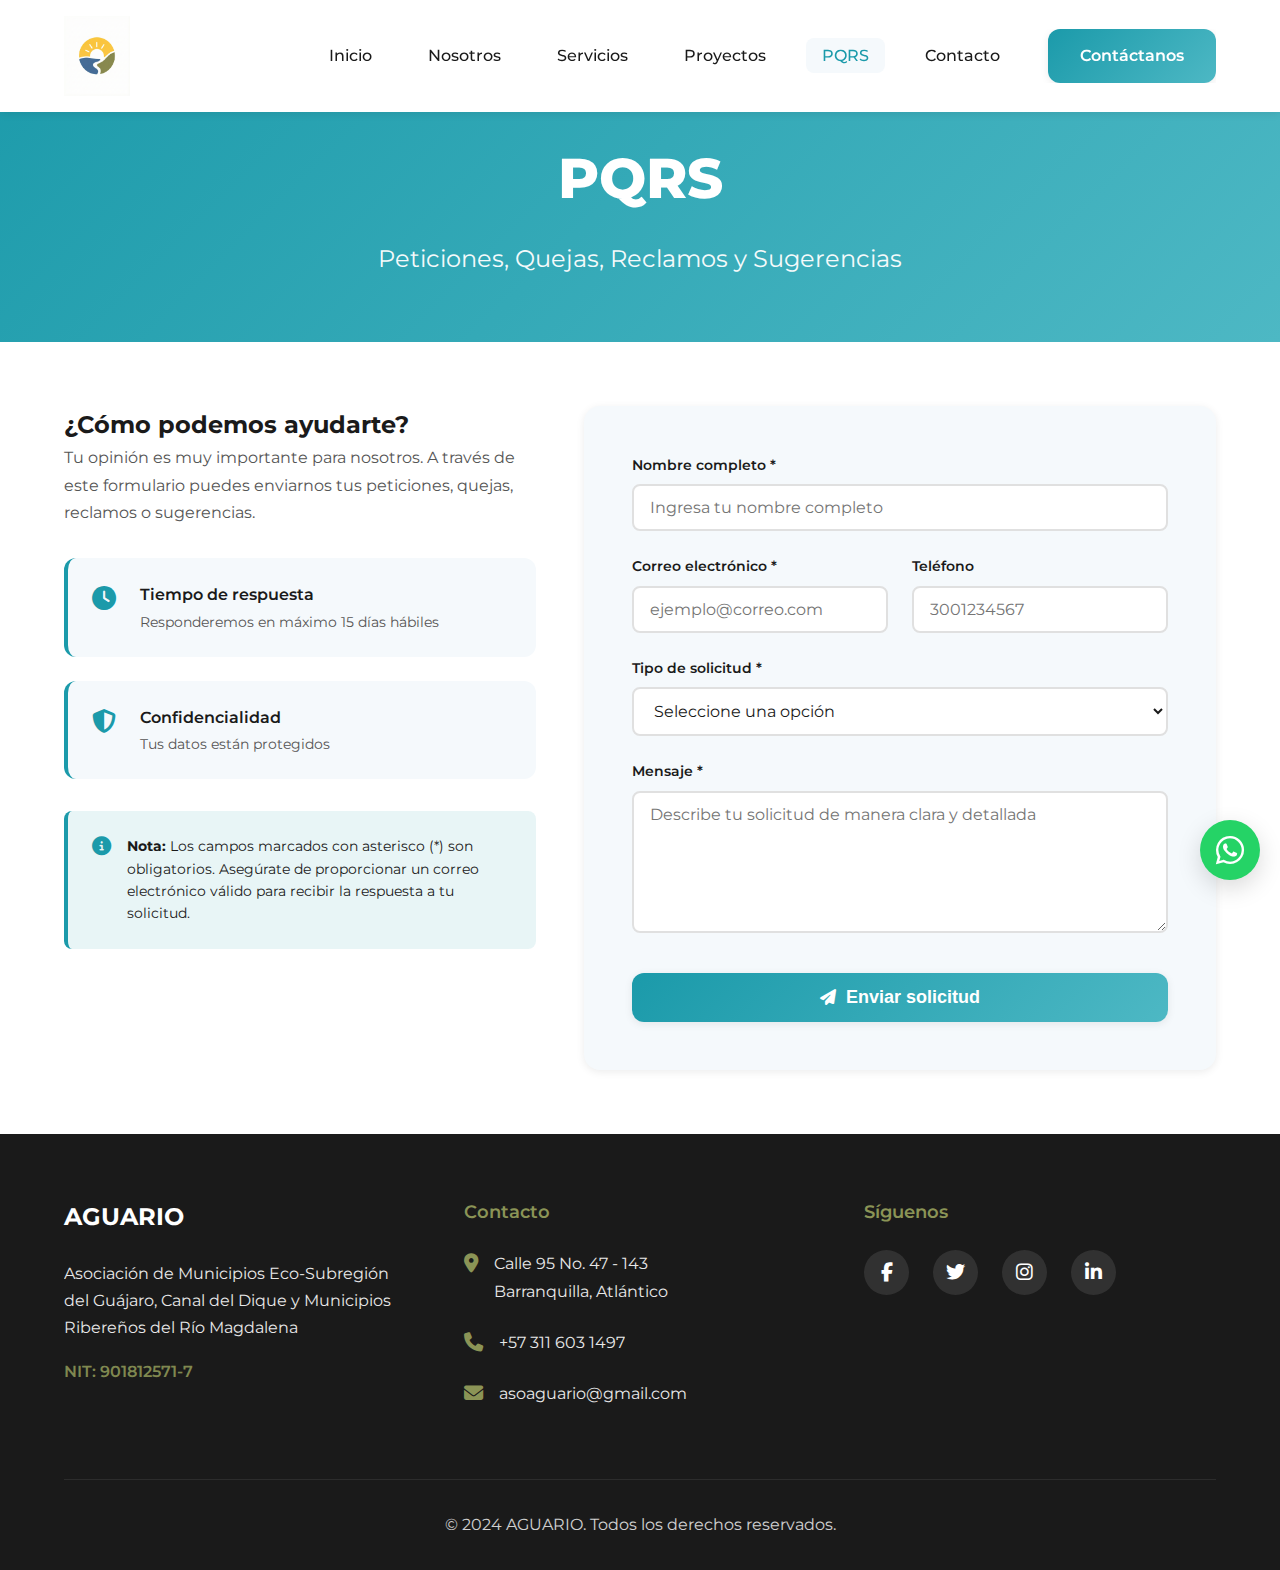
<file: pqrs.html>
<!DOCTYPE html>
<html lang="es">

<head>
    <meta charset="UTF-8">
    <meta name="viewport" content="width=device-width, initial-scale=1.0">
    <meta name="description" content="PQRS - AGUARIO. Envía tus Peticiones, Quejas, Reclamos y Sugerencias.">
    <title>PQRS - AGUARIO</title>

    <!-- Google Fonts -->
    <link rel="preconnect" href="https://fonts.googleapis.com">
    <link rel="preconnect" href="https://fonts.gstatic.com" crossorigin>
    <link href="https://fonts.googleapis.com/css2?family=Montserrat:wght@300;400;500;600;700;800&display=swap"
        rel="stylesheet">

    <!-- Font Awesome for Icons -->
    <link rel="stylesheet" href="https://cdnjs.cloudflare.com/ajax/libs/font-awesome/6.4.0/css/all.min.css">

    <link rel="stylesheet" href="css/styles.css">
</head>

<body>
    <!-- Header -->
    <header id="header">
        <div class="container">
            <div class="header-content">
                <div class="logo-section">
                    <a href="index.html">
                        <img src="assets/images/logo.png" alt="AGUARIO Logo" class="logo-img">
                    </a>
                </div>

                <!-- Mobile Menu Toggle -->
                <button class="menu-toggle" id="menuToggle" aria-label="Abrir menú">
                    <span></span>
                    <span></span>
                    <span></span>
                </button>

                <!-- Navigation -->
                <nav class="nav" id="mainNav">
                    <ul class="nav-list">
                        <li><a href="index.html#inicio" class="nav-link">Inicio</a></li>
                        <li><a href="index.html#nosotros" class="nav-link">Nosotros</a></li>
                        <li><a href="index.html#servicios" class="nav-link">Servicios</a></li>
                        <li><a href="index.html#proyectos" class="nav-link">Proyectos</a></li>
                        <li><a href="pqrs.html" class="nav-link active">PQRS</a></li>
                        <li><a href="index.html#contacto" class="nav-link">Contacto</a></li>
                    </ul>
                    <a href="index.html#contacto" class="btn btn-primary">Contáctanos</a>
                </nav>
            </div>
        </div>
    </header>

    <!-- PQRS Hero -->
    <section class="pqrs-hero">
        <div class="container">
            <div class="pqrs-hero-content">
                <h1>PQRS</h1>
                <p>Peticiones, Quejas, Reclamos y Sugerencias</p>
            </div>
        </div>
    </section>

    <!-- PQRS Section -->
    <section class="pqrs">
        <div class="container">
            <div class="pqrs-content">
                <div class="pqrs-info">
                    <h2>¿Cómo podemos ayudarte?</h2>
                    <p>Tu opinión es muy importante para nosotros. A través de este formulario puedes enviarnos tus
                        peticiones, quejas, reclamos o sugerencias.</p>

                    <div class="pqrs-features">
                        <div class="pqrs-feature">
                            <i class="fas fa-clock"></i>
                            <div>
                                <h4>Tiempo de respuesta</h4>
                                <p>Responderemos en máximo 15 días hábiles</p>
                            </div>
                        </div>
                        <div class="pqrs-feature">
                            <i class="fas fa-shield-alt"></i>
                            <div>
                                <h4>Confidencialidad</h4>
                                <p>Tus datos están protegidos</p>
                            </div>
                        </div>
                    </div>

                    <div class="pqrs-note">
                        <i class="fas fa-info-circle"></i>
                        <p><strong>Nota:</strong> Los campos marcados con asterisco (*) son obligatorios. Asegúrate de
                            proporcionar un correo electrónico válido para recibir la respuesta a tu solicitud.</p>
                    </div>
                </div>

                <div class="pqrs-form-container">
                    <form class="pqrs-form" id="pqrsForm" action="https://formspree.io/f/xovgpnnv" method="POST">
                        <div class="form-group">
                            <label for="nombre">Nombre completo *</label>
                            <input type="text" id="nombre" name="nombre" required
                                placeholder="Ingresa tu nombre completo">
                        </div>

                        <div class="form-row">
                            <div class="form-group">
                                <label for="email">Correo electrónico *</label>
                                <input type="email" id="email" name="_replyto" required
                                    placeholder="ejemplo@correo.com">
                            </div>

                            <div class="form-group">
                                <label for="telefono">Teléfono</label>
                                <input type="tel" id="telefono" name="telefono" placeholder="3001234567">
                            </div>
                        </div>

                        <div class="form-group">
                            <label for="tipo">Tipo de solicitud *</label>
                            <select id="tipo" name="tipo" required>
                                <option value="">Seleccione una opción</option>
                                <option value="Petición">Petición</option>
                                <option value="Queja">Queja</option>
                                <option value="Reclamo">Reclamo</option>
                                <option value="Sugerencia">Sugerencia</option>
                            </select>
                        </div>

                        <div class="form-group">
                            <label for="mensaje">Mensaje *</label>
                            <textarea id="mensaje" name="mensaje" rows="6" required
                                placeholder="Describe tu solicitud de manera clara y detallada"></textarea>
                        </div>

                        <!-- Formspree hidden fields -->
                        <input type="hidden" name="_subject" value="Nueva solicitud PQRS - AGUARIO">
                        <input type="hidden" name="_next" value="https://oscarjsv.github.io/aguario/Aguario/index.html">
                        <input type="text" name="_gotcha" style="display:none">

                        <button type="submit" class="btn btn-primary btn-submit">
                            <i class="fas fa-paper-plane"></i>
                            Enviar solicitud
                        </button>
                    </form>
                </div>
            </div>
        </div>
    </section>

    <!-- Footer -->
    <footer id="contacto" class="footer">
        <div class="container">
            <div class="footer-grid">
                <div class="footer-section">
                    <h3>AGUARIO</h3>
                    <p>Asociación de Municipios Eco-Subregión del Guájaro, Canal del Dique y Municipios Ribereños del
                        Río Magdalena</p>
                    <p class="footer-legal">NIT: 901812571-7</p>
                </div>

                <div class="footer-section">
                    <h4>Contacto</h4>
                    <div class="contact-item">
                        <i class="fas fa-map-marker-alt"></i>
                        <p>Calle 95 No. 47 - 143<br>Barranquilla, Atlántico</p>
                    </div>
                    <div class="contact-item">
                        <i class="fas fa-phone"></i>
                        <p>+57 311 603 1497</p>
                    </div>
                    <div class="contact-item">
                        <i class="fas fa-envelope"></i>
                        <p>asoaguario@gmail.com</p>
                    </div>
                </div>

                <div class="footer-section">
                    <h4>Síguenos</h4>
                    <div class="social-links">
                        <a href="#" class="social-link" aria-label="Facebook"><i class="fab fa-facebook-f"></i></a>
                        <a href="#" class="social-link" aria-label="Twitter"><i class="fab fa-twitter"></i></a>
                        <a href="#" class="social-link" aria-label="Instagram"><i class="fab fa-instagram"></i></a>
                        <a href="#" class="social-link" aria-label="LinkedIn"><i class="fab fa-linkedin-in"></i></a>
                    </div>
                </div>
            </div>

            <div class="footer-bottom">
                <p>&copy; 2024 AGUARIO. Todos los derechos reservados.</p>
            </div>
        </div>
    </footer>

    <!-- Sticky WhatsApp Button -->
    <a href="https://wa.me/573116031497" class="whatsapp-button" target="_blank" rel="noopener noreferrer"
        aria-label="Contactar por WhatsApp">
        <i class="fab fa-whatsapp"></i>
    </a>

    <script src="js/script.js"></script>
</body>

</html>
</file>
<file: css/styles.css>
/* Searching for slider styles */
/* ===================================
   CSS Variables - Design System
   =================================== */
:root {
  /* Colors - Official AGUARIO Brand */
  --color-primary: #1b9aaa; /* Azul Turquesa (slogan color) */
  --color-primary-dark: #2e5c7f; /* Azul Oscuro (water in logo) */
  --color-primary-light: #4db8c4; /* Azul Turquesa Light */
  --color-secondary: #006838; /* Verde Oscuro (AGUARIO text) */
  --color-secondary-dark: #004d28; /* Verde Oscuro Dark */
  --color-secondary-light: #8b9456; /* Verde Oliva (earth in logo) */
  --color-accent: #f5b942; /* Amarillo/Dorado (sun in logo) */
  --color-white: #ffffff;
  --color-light-bg: #f5f9fc;
  --color-text-dark: #1a1a1a;
  --color-text-gray: #555555;
  --color-text-light: #777777;
  --color-border: #e0e0e0;

  /* Gradients */
  --gradient-primary: linear-gradient(
    135deg,
    var(--color-primary) 0%,
    var(--color-primary-light) 100%
  );
  --gradient-secondary: linear-gradient(
    135deg,
    var(--color-secondary) 0%,
    var(--color-secondary-light) 100%
  );
  --gradient-hero: linear-gradient(
    135deg,
    rgba(46, 92, 127, 0.85) 0%,
    rgba(0, 104, 56, 0.85) 100%
  );
  --gradient-accent: linear-gradient(
    135deg,
    var(--color-accent) 0%,
    #ffd166 100%
  );

  /* Spacing */
  --spacing-xs: 0.5rem;
  --spacing-sm: 1rem;
  --spacing-md: 1.5rem;
  --spacing-lg: 2rem;
  --spacing-xl: 3rem;
  --spacing-xxl: 4rem;

  /* Typography */
  --font-primary: "Montserrat", sans-serif;
  --font-size-base: 16px;
  --font-size-sm: 0.875rem;
  --font-size-md: 1rem;
  --font-size-lg: 1.125rem;
  --font-size-xl: 1.5rem;
  --font-size-xxl: 2rem;
  --font-size-hero: 2.5rem;

  /* Shadows */
  --shadow-sm: 0 2px 8px rgba(0, 0, 0, 0.08);
  --shadow-md: 0 4px 16px rgba(0, 0, 0, 0.12);
  --shadow-lg: 0 8px 24px rgba(0, 0, 0, 0.15);

  /* Border Radius */
  --radius-sm: 8px;
  --radius-md: 12px;
  --radius-lg: 16px;
  --radius-full: 50%;

  /* Transitions */
  --transition-fast: 0.15s ease;
  --transition-base: 0.25s ease;
  --transition-slow: 0.3s ease;
}

/* ===================================
   Reset & Base Styles
   =================================== */
* {
  margin: 0;
  padding: 0;
  box-sizing: border-box;
}

html {
  font-size: var(--font-size-base);
  scroll-behavior: smooth;
}

body {
  font-family: var(--font-primary);
  color: var(--color-text-dark);
  line-height: 1.6;
  background-color: var(--color-white);
  overflow-x: hidden;
}

img {
  max-width: 100%;
  height: auto;
  display: block;
}

a {
  text-decoration: none;
  color: inherit;
  transition: all var(--transition-base);
}

ul {
  list-style: none;
}

/* ===================================
   Utility Classes
   =================================== */
.container {
  width: 100%;
  max-width: 1200px;
  margin: 0 auto;
  padding: 0 var(--spacing-md);
}

.section-header {
  text-align: center;
  margin-bottom: var(--spacing-xl);
}

.section-title {
  font-size: var(--font-size-xxl);
  font-weight: 700;
  color: var(--color-primary-dark);
  margin-bottom: var(--spacing-sm);
}

.section-subtitle {
  font-size: var(--font-size-lg);
  color: var(--color-text-gray);
  max-width: 600px;
  margin: 0 auto;
}

.title-underline {
  width: 80px;
  height: 4px;
  background: var(--gradient-primary);
  margin: var(--spacing-sm) auto;
  border-radius: 2px;
}

/* ===================================
   Buttons
   =================================== */
.btn {
  display: inline-block;
  padding: 14px 32px;
  font-size: var(--font-size-md);
  font-weight: 600;
  text-align: center;
  border-radius: var(--radius-md);
  cursor: pointer;
  transition: all var(--transition-base);
  border: none;
  min-height: 48px; /* Touch-friendly */
}

.btn-primary {
  background: var(--gradient-primary);
  color: var(--color-white);
  box-shadow: var(--shadow-sm);
}

.btn-primary:hover {
  transform: translateY(-2px);
  box-shadow: var(--shadow-md);
}

.btn-hero {
  background: var(--color-white);
  color: var(--color-primary);
  font-size: var(--font-size-lg);
  padding: 16px 40px;
  box-shadow: var(--shadow-md);
}

.btn-hero:hover {
  background: var(--color-light-bg);
  transform: translateY(-3px);
  box-shadow: var(--shadow-lg);
}

/* ===================================
   Header
   =================================== */
#header {
  position: fixed;
  top: 0;
  left: 0;
  width: 100%;
  background: var(--color-white);
  box-shadow: var(--shadow-sm);
  z-index: 1000;
  transition: all var(--transition-base);
}

.header-content {
  display: flex;
  justify-content: space-between;
  align-items: center;
  padding: var(--spacing-sm) 0;
}

.logo-section {
  flex: 1; /* Allow taking available space */
  display: flex;
  align-items: center;
  gap: 12px;
  min-width: 0; /* Crucial for flex child truncation */
  margin-right: var(--spacing-sm);
}

.logo-img {
  height: 55px;
  width: auto;
  flex-shrink: 0; /* Prevent logo squishing */
  display: block;
}

.logo-text {
  display: none;
}

.brand-info {
  display: flex;
  flex-direction: column;
  justify-content: center;
  min-width: 0; /* Allow text to wrap/truncate properly within flex */
}

.brand-title {
  font-family: var(--font-primary);
  font-weight: 800;
  font-size: 1.1rem;
  color: var(
    --color-primary-dark
  ); /* Use darker green/blue for better contrast */
  line-height: 1.1;
  margin-bottom: 2px;
  text-transform: uppercase;
  white-space: nowrap; /* Keep title on one line if possible */
  overflow: hidden;
  text-overflow: ellipsis;
}

.brand-subtitle {
  font-family: var(--font-primary);
  font-size: 0.55rem;
  color: var(--color-text-light);
  line-height: 1.25; /* More breathing room */
  font-weight: 500; /* Lighter weight */
  text-transform: none; /* Normal case saves space */
  display: -webkit-box;
  -webkit-line-clamp: 3; /* Allow 3 lines */
  -webkit-box-orient: vertical;
  overflow: hidden;
}

/* Legacy text logo styles - keeping for fallback */
.logo {
  font-size: var(--font-size-xl);
  font-weight: 800;
  color: var(--color-secondary);
  margin-bottom: 0;
}

.slogan {
  font-size: var(--font-size-sm);
  color: var(--color-primary);
  font-weight: 500;
  margin-top: 2px;
}

/* Mobile Menu Toggle */
.menu-toggle {
  display: flex;
  flex-direction: column;
  gap: 5px;
  background: none;
  border: none;
  cursor: pointer;
  padding: 8px;
  z-index: 1001;
}

.menu-toggle span {
  width: 28px;
  height: 3px;
  background: var(--color-primary);
  border-radius: 2px;
  transition: all var(--transition-base);
}

.menu-toggle.active span:nth-child(1) {
  transform: rotate(45deg) translate(8px, 8px);
}

.menu-toggle.active span:nth-child(2) {
  opacity: 0;
}

.menu-toggle.active span:nth-child(3) {
  transform: rotate(-45deg) translate(7px, -7px);
}

/* Navigation - Mobile First */
.nav {
  position: fixed;
  top: 0;
  right: -100%;
  width: 280px;
  height: 100vh;
  background: var(--color-white);
  box-shadow: var(--shadow-lg);
  padding: 80px var(--spacing-lg) var(--spacing-lg);
  transition: right var(--transition-base);
  overflow-y: auto;
}

.nav.active {
  right: 0;
}

.nav-list {
  display: flex;
  flex-direction: column;
  gap: var(--spacing-md);
  margin-bottom: var(--spacing-lg);
}

.nav-link {
  font-size: var(--font-size-lg);
  font-weight: 500;
  color: var(--color-text-dark);
  padding: var(--spacing-sm);
  border-radius: var(--radius-sm);
  transition: all var(--transition-fast);
}

.nav-link:hover {
  color: var(--color-primary);
  background: var(--color-light-bg);
}

/* ===================================
   Hero Section
   =================================== */
.hero {
  position: relative;
  min-height: 100vh;
  display: flex;
  align-items: center;
  justify-content: center;
  background: linear-gradient(135deg, #2e5c7f 0%, #006838 50%, #1b9aaa 100%);
  background-attachment: fixed;
  padding: var(--spacing-xxl) var(--spacing-md);
  margin-top: 70px;
  overflow: hidden;
}

/* Video Background */
.hero-video {
  position: absolute;
  top: 0;
  left: 0;
  width: 100%;
  height: 100%;
  object-fit: cover;
  z-index: 0;
}

.hero::after {
  content: "";
  position: absolute;
  top: 0;
  left: 0;
  width: 100%;
  height: 100%;
  background-image: radial-gradient(
      circle at 20% 50%,
      rgba(245, 185, 66, 0.15) 0%,
      transparent 50%
    ),
    radial-gradient(
      circle at 80% 80%,
      rgba(255, 255, 255, 0.1) 0%,
      transparent 50%
    );
  opacity: 0.5;
  z-index: 2;
}

.hero-overlay {
  position: absolute;
  top: 0;
  left: 0;
  width: 100%;
  height: 100%;
  background: var(--gradient-hero);
  z-index: 1;
  opacity: 0.5; /* Reduced from 0.7 for a softer look */
}

.hero-content {
  position: relative;
  z-index: 3;
  text-align: center;
  color: var(--color-white);
  max-width: 900px;
  margin: 0 auto;
}

.hero-title {
  font-size: var(--font-size-hero);
  font-weight: 800;
  line-height: 1.2;
  margin-bottom: var(--spacing-md);
  text-shadow: 0 2px 8px rgba(0, 0, 0, 0.2);
}

.brand-highlight {
  color: var(--color-accent);
  display: block;
  margin-bottom: var(--spacing-sm); /* Increased separation */
  font-size: 1.2em;
  text-transform: uppercase;
  letter-spacing: 2px;
  line-height: 1.2; /* Relax line height */
}

.hero-subtitle {
  font-size: var(--font-size-lg);
  font-weight: 400;
  margin-bottom: var(--spacing-xl);
  opacity: 0.95;
  line-height: 1.6;
}

/* ===================================
   About Section
   =================================== */
.about {
  padding: var(--spacing-xxl) 0;
  background: var(--color-light-bg);
}

.about-grid {
  display: flex;
  gap: var(--spacing-lg);
  margin-bottom: var(--spacing-xl);
  overflow-x: auto;
  overflow-y: hidden;
  scroll-snap-type: x mandatory;
  scroll-behavior: smooth;
  -webkit-overflow-scrolling: touch;
  padding-bottom: var(--spacing-sm);
}

/* Hide scrollbar but keep functionality */
.about-grid::-webkit-scrollbar {
  height: 8px;
}

.about-grid::-webkit-scrollbar-track {
  background: rgba(0, 0, 0, 0.1);
  border-radius: 4px;
}

.about-grid::-webkit-scrollbar-thumb {
  background: var(--color-primary);
  border-radius: 4px;
}

.about-grid::-webkit-scrollbar-thumb:hover {
  background: var(--color-primary-dark);
}

.about-card {
  background: linear-gradient(135deg, #2e5c7f 0%, #006838 50%, #1b9aaa 100%);
  padding: var(--spacing-xl);
  border-radius: var(--radius-lg);
  box-shadow: var(--shadow-sm);
  text-align: center;
  transition: all var(--transition-base);
  position: relative;
  overflow: hidden;
  width: 85%;
  max-width: 400px;
  flex-shrink: 0;
  scroll-snap-align: center;
}

.about-card::before {
  content: "";
  position: absolute;
  top: 0;
  left: 0;
  width: 100%;
  height: 100%;
  background-image: radial-gradient(
      circle at 20% 50%,
      rgba(245, 185, 66, 0.15) 0%,
      transparent 50%
    ),
    radial-gradient(
      circle at 80% 80%,
      rgba(255, 255, 255, 0.1) 0%,
      transparent 50%
    );
  opacity: 0.5;
  z-index: 0;
}

.about-card > * {
  position: relative;
  z-index: 1;
}

.about-card:hover {
  transform: translateY(-5px) scale(1.02);
  box-shadow: var(--shadow-lg);
}

/* Slider Dots Styles */
.slider-dots {
  display: flex;
  justify-content: center;
  gap: 8px;
  margin-top: var(--spacing-md);
}

.dot {
  width: 10px;
  height: 10px;
  border-radius: 50%;
  background-color: rgba(0, 0, 0, 0.2);
  cursor: pointer;
  transition: background-color 0.2s ease;
}

.dot.active {
  background-color: var(--color-primary);
  transform: scale(1.2);
}

.card-icon {
  width: 80px;
  height: 80px;
  margin: 0 auto var(--spacing-md);
  background: rgba(255, 255, 255, 0.25);
  backdrop-filter: blur(10px);
  border-radius: var(--radius-full);
  display: flex;
  align-items: center;
  justify-content: center;
  color: var(--color-white);
  font-size: 2rem;
  border: 2px solid rgba(255, 255, 255, 0.3);
}

.about-card h3 {
  font-size: var(--font-size-xl);
  color: var(--color-white);
  margin-bottom: var(--spacing-sm);
  font-weight: 700;
  text-shadow: 0 2px 4px rgba(0, 0, 0, 0.2);
}

.about-card p {
  color: var(--color-white);
  line-height: 1.7;
  opacity: 0.95;
}

/* Values Section */
.values-section {
  margin-top: var(--spacing-xl);
  padding: var(--spacing-xl);
  background: var(--color-white);
  border-radius: var(--radius-lg);
  box-shadow: var(--shadow-sm);
}

.values-title {
  text-align: center;
  font-size: var(--font-size-xl);
  color: var(--color-primary-dark);
  margin-bottom: var(--spacing-lg);
  font-weight: 700;
}

.values-grid {
  display: flex;
  flex-direction: column;
  gap: var(--spacing-md);
  width: 100%;
}

.value-item {
  display: flex;
  flex-direction: row;
  background: var(--color-primary); /* Solid Turquesa background */
  border-radius: 0;
  overflow: hidden;
  box-shadow: var(--shadow-md);
  width: 100%;
  border: none;
  min-height: 120px; /* Increased height for images to look good */
  transition: transform var(--transition-base);
  align-items: stretch; /* Stretch image to full height */
}

.value-item:hover {
  transform: translateY(-2px);
}

.value-image {
  width: 40%; /* Space for the image */
  position: relative;
  overflow: hidden;
}

.value-image img {
  width: 100%;
  height: 100%;
  object-fit: cover;
  display: block;
  transition: transform var(--transition-slow);
}

.value-item:hover .value-image img {
  transform: scale(1.1); /* Subtle zoom effect on hover */
}

/* Remove icon box styles */
.value-icon-box {
  display: none;
}

.value-content {
  width: 60%; /* Rest of space for text */
  padding: var(--spacing-md);
  display: flex;
  align-items: center;
  justify-content: flex-start;
  background: var(--color-primary);
}

.value-content h3 {
  color: var(--color-white);
  font-size: 1rem; /* Smaller font as requested */
  font-weight: 600;
  margin: 0;
  text-align: left;
  line-height: 1.2;
}

.value-item i {
  font-size: 2rem;
  color: var(--color-secondary);
  transition: color var(--transition-base);
}

.value-item:hover i {
  color: var(--color-white);
}

.value-item span {
  font-weight: 600;
  text-align: center;
  font-size: var(--font-size-sm);
}

/* ===================================
   Services Section
   =================================== */
.services {
  padding: var(--spacing-xxl) 0;
  background: var(--color-white);
}

.services-grid {
  display: flex;
  gap: var(--spacing-lg);
  overflow-x: auto;
  overflow-y: hidden;
  scroll-snap-type: x mandatory;
  scroll-behavior: smooth;
  -webkit-overflow-scrolling: touch;
  padding-bottom: var(--spacing-sm);
}

/* Hide scrollbar but keep functionality */
.services-grid::-webkit-scrollbar {
  height: 8px;
}

.services-grid::-webkit-scrollbar-track {
  background: rgba(0, 0, 0, 0.1);
  border-radius: 4px;
}

.services-grid::-webkit-scrollbar-thumb {
  background: var(--color-primary);
  border-radius: 4px;
}

.services-grid::-webkit-scrollbar-thumb:hover {
  background: var(--color-primary-dark);
}

.service-card {
  background: linear-gradient(135deg, #2e5c7f 0%, #006838 50%, #1b9aaa 100%);
  padding: var(--spacing-xl);
  border-radius: var(--radius-lg);
  text-align: center;
  transition: all var(--transition-base);
  position: relative;
  overflow: hidden;
  width: 85%;
  max-width: 350px;
  flex-shrink: 0;
  scroll-snap-align: center;
}

.service-card::before {
  content: "";
  position: absolute;
  top: 0;
  left: 0;
  width: 100%;
  height: 100%;
  background-image: radial-gradient(
      circle at 20% 50%,
      rgba(245, 185, 66, 0.15) 0%,
      transparent 50%
    ),
    radial-gradient(
      circle at 80% 80%,
      rgba(255, 255, 255, 0.1) 0%,
      transparent 50%
    );
  opacity: 0.5;
  z-index: 0;
}

.service-card > * {
  position: relative;
  z-index: 1;
}

.service-card:hover {
  transform: translateY(-8px) scale(1.02);
  box-shadow: var(--shadow-lg);
}

.service-icon {
  width: 80px;
  height: 80px;
  margin: 0 auto var(--spacing-md);
  background: rgba(255, 255, 255, 0.25);
  backdrop-filter: blur(10px);
  border-radius: var(--radius-full);
  display: flex;
  align-items: center;
  justify-content: center;
  color: var(--color-white);
  font-size: 2rem;
  border: 2px solid rgba(255, 255, 255, 0.3);
  transition: all var(--transition-base);
}

.service-card:hover .service-icon {
  transform: scale(1.1) rotate(5deg);
  background: rgba(255, 255, 255, 0.35);
}

.service-card h3 {
  font-size: var(--font-size-xl);
  color: var(--color-white);
  margin-bottom: var(--spacing-sm);
  font-weight: 700;
  text-shadow: 0 2px 4px rgba(0, 0, 0, 0.2);
}

.service-card p {
  color: var(--color-white);
  line-height: 1.7;
  opacity: 0.95;
}

/* ===================================
   Objectives Section
   =================================== */
.objectives {
  padding: var(--spacing-xxl) 0;
  background: var(--color-light-bg);
}

.objectives-list {
  display: grid;
  gap: var(--spacing-md);
}

.objective-item {
  display: flex;
  align-items: center;
  gap: var(--spacing-md);
  background: var(--color-white);
  padding: var(--spacing-lg);
  border-radius: var(--radius-md);
  box-shadow: var(--shadow-sm);
  transition: all var(--transition-base);
}

.objective-item:hover {
  transform: translateX(8px);
  box-shadow: var(--shadow-md);
}

.objective-number {
  flex-shrink: 0;
  width: 60px;
  height: 60px;
  background: var(--gradient-primary);
  color: var(--color-white);
  border-radius: var(--radius-full);
  display: flex;
  align-items: center;
  justify-content: center;
  font-size: var(--font-size-xl);
  font-weight: 700;
}

.objective-item p {
  color: var(--color-text-dark);
  font-size: var(--font-size-md);
  font-weight: 500;
  line-height: 1.6;
}

/* ===================================
   Projects Section
   =================================== */
.projects {
  padding: var(--spacing-xxl) 0;
  background: var(--color-white);
}

.projects-grid {
  display: grid;
  gap: var(--spacing-lg);
}

.project-card {
  background: var(--color-white);
  padding: var(--spacing-xl);
  border-radius: var(--radius-lg);
  box-shadow: var(--shadow-md);
  border-left: 5px solid var(--color-secondary);
  transition: all var(--transition-base);
}

.project-card:hover {
  transform: translateY(-5px);
  box-shadow: var(--shadow-lg);
  border-left-color: var(--color-primary);
}

.project-header {
  display: flex;
  align-items: center;
  gap: var(--spacing-sm);
  margin-bottom: var(--spacing-md);
}

.project-header i {
  color: var(--color-secondary);
  font-size: 1.5rem;
}

.project-header h3 {
  color: var(--color-primary-dark);
  font-size: var(--font-size-lg);
  font-weight: 700;
}

.project-card h4 {
  font-size: var(--font-size-md);
  color: var(--color-text-dark);
  margin-bottom: var(--spacing-sm);
  font-weight: 600;
}

.project-value {
  font-size: var(--font-size-xl);
  font-weight: 800;
  background: var(--gradient-secondary);
  -webkit-background-clip: text;
  -webkit-text-fill-color: transparent;
  background-clip: text;
  margin-bottom: var(--spacing-sm);
}

.project-description {
  color: var(--color-text-gray);
  line-height: 1.6;
}

/* ===================================
   Impact Section
   =================================== */
.impact {
  padding: var(--spacing-xxl) 0;
  background: var(--gradient-primary);
  color: var(--color-white);
}

.impact .section-title {
  color: var(--color-white);
}

.impact .title-underline {
  background: var(--color-white);
}

.impact-grid {
  display: grid;
  gap: var(--spacing-lg);
}

.impact-card {
  background: rgba(255, 255, 255, 0.15);
  backdrop-filter: blur(10px);
  padding: var(--spacing-xl);
  border-radius: var(--radius-lg);
  border: 2px solid rgba(255, 255, 255, 0.2);
  text-align: center;
  transition: all var(--transition-base);
}

.impact-card:hover {
  background: rgba(255, 255, 255, 0.25);
  transform: translateY(-5px);
}

.impact-icon {
  width: 80px;
  height: 80px;
  margin: 0 auto var(--spacing-md);
  background: var(--color-white);
  border-radius: var(--radius-full);
  display: flex;
  align-items: center;
  justify-content: center;
  color: var(--color-primary);
  font-size: 2rem;
}

.impact-card h3 {
  font-size: var(--font-size-xl);
  margin-bottom: var(--spacing-sm);
  font-weight: 700;
}

.impact-card p {
  opacity: 0.95;
  line-height: 1.7;
}

/* ===================================
   PQRS Hero Section
   =================================== */
.pqrs-hero {
  background: var(--gradient-primary);
  padding: calc(var(--spacing-xxl) + 70px) var(--spacing-md) var(--spacing-xxl);
  text-align: center;
  color: var(--color-white);
}

.pqrs-hero-content h1 {
  font-size: var(--font-size-hero);
  font-weight: 800;
  margin-bottom: var(--spacing-sm);
}

.pqrs-hero-content p {
  font-size: var(--font-size-xl);
  opacity: 0.95;
}

.nav-link.active {
  color: var(--color-primary);
  background: var(--color-light-bg);
}

/* ===================================
   PQRS Section
   =================================== */
.pqrs {
  padding: var(--spacing-xxl) 0;
  background: var(--color-white);
}

.pqrs-content {
  display: grid;
  gap: var(--spacing-xl);
  align-items: start;
}

.pqrs-info h3 {
  font-size: var(--font-size-xl);
  color: var(--color-primary-dark);
  margin-bottom: var(--spacing-md);
  font-weight: 700;
}

.pqrs-info > p {
  color: var(--color-text-gray);
  line-height: 1.7;
  margin-bottom: var(--spacing-lg);
}

.pqrs-features {
  display: flex;
  flex-direction: column;
  gap: var(--spacing-md);
}

.pqrs-feature {
  display: flex;
  gap: var(--spacing-md);
  align-items: flex-start;
  padding: var(--spacing-md);
  background: var(--color-light-bg);
  border-radius: var(--radius-md);
  border-left: 4px solid var(--color-primary);
}

.pqrs-feature i {
  font-size: 1.5rem;
  color: var(--color-primary);
  margin-top: 4px;
  flex-shrink: 0;
}

.pqrs-feature h4 {
  font-size: var(--font-size-md);
  color: var(--color-text-dark);
  margin-bottom: 4px;
  font-weight: 600;
}

.pqrs-feature p {
  font-size: var(--font-size-sm);
  color: var(--color-text-gray);
  line-height: 1.5;
}

.pqrs-note {
  margin-top: var(--spacing-lg);
  padding: var(--spacing-md);
  background: rgba(27, 154, 170, 0.1);
  border-left: 4px solid var(--color-primary);
  border-radius: var(--radius-sm);
  display: flex;
  gap: var(--spacing-sm);
  align-items: flex-start;
}

.pqrs-note i {
  color: var(--color-primary);
  font-size: 1.2rem;
  margin-top: 2px;
  flex-shrink: 0;
}

.pqrs-note p {
  font-size: var(--font-size-sm);
  color: var(--color-text-dark);
  line-height: 1.6;
  margin: 0;
}

.pqrs-form-container {
  background: var(--color-light-bg);
  padding: var(--spacing-xl);
  border-radius: var(--radius-lg);
  box-shadow: var(--shadow-sm);
}

.pqrs-form {
  display: flex;
  flex-direction: column;
  gap: var(--spacing-md);
}

.form-row {
  display: grid;
  gap: var(--spacing-md);
  grid-template-columns: 1fr;
}

.form-group {
  display: flex;
  flex-direction: column;
  gap: 8px;
}

.form-group label {
  font-size: var(--font-size-sm);
  font-weight: 600;
  color: var(--color-text-dark);
}

.form-group input,
.form-group select,
.form-group textarea {
  padding: 12px 16px;
  border: 2px solid var(--color-border);
  border-radius: var(--radius-sm);
  font-family: var(--font-primary);
  font-size: var(--font-size-md);
  color: var(--color-text-dark);
  transition: all var(--transition-base);
  background: var(--color-white);
}

.form-group input:focus,
.form-group select:focus,
.form-group textarea:focus {
  outline: none;
  border-color: var(--color-primary);
  box-shadow: 0 0 0 3px rgba(27, 154, 170, 0.1);
}

.form-group textarea {
  resize: vertical;
  min-height: 120px;
}

.btn-submit {
  margin-top: var(--spacing-sm);
  display: flex;
  align-items: center;
  justify-content: center;
  gap: 10px;
  font-size: var(--font-size-lg);
}

.btn-submit i {
  font-size: 1rem;
}

.form-status {
  margin-top: var(--spacing-md);
  padding: var(--spacing-sm);
  border-radius: var(--radius-sm);
  text-align: center;
  font-weight: 500;
  display: none;
}

.form-status.success {
  background: rgba(67, 160, 71, 0.1);
  color: var(--color-secondary);
  border: 1px solid var(--color-secondary);
  display: block;
}

.form-status.error {
  background: rgba(211, 47, 47, 0.1);
  color: #d32f2f;
  border: 1px solid #d32f2f;
  display: block;
}

/* ===================================
   Footer
   =================================== */
.footer {
  background: var(--color-text-dark);
  color: var(--color-white);
  padding: var(--spacing-xxl) 0 var(--spacing-lg);
}

.footer-grid {
  display: grid;
  gap: var(--spacing-xl);
  margin-bottom: var(--spacing-xl);
}

.footer-section h3 {
  font-size: var(--font-size-xl);
  margin-bottom: var(--spacing-md);
  font-weight: 700;
}

.footer-section h4 {
  font-size: var(--font-size-lg);
  margin-bottom: var(--spacing-md);
  font-weight: 600;
  color: var(--color-secondary-light);
}

.footer-section p {
  opacity: 0.9;
  line-height: 1.7;
}

.footer-legal {
  margin-top: var(--spacing-sm);
  font-weight: 600;
  color: var(--color-secondary-light);
}

.contact-item {
  display: flex;
  gap: var(--spacing-sm);
  margin-bottom: var(--spacing-md);
  align-items: flex-start;
}

.contact-item i {
  color: var(--color-secondary-light);
  font-size: 1.2rem;
  margin-top: 4px;
  flex-shrink: 0;
}

.social-links {
  display: flex;
  gap: var(--spacing-md);
}

.social-link {
  width: 45px;
  height: 45px;
  background: rgba(255, 255, 255, 0.1);
  border-radius: var(--radius-full);
  display: flex;
  align-items: center;
  justify-content: center;
  font-size: 1.2rem;
  transition: all var(--transition-base);
}

.social-link:hover {
  background: var(--color-secondary);
  transform: translateY(-3px);
}

.footer-bottom {
  text-align: center;
  padding-top: var(--spacing-lg);
  border-top: 1px solid rgba(255, 255, 255, 0.1);
  opacity: 0.8;
}

/* ===================================
   WhatsApp Sticky Button
   =================================== */
.whatsapp-button {
  position: fixed;
  bottom: 20px;
  right: 20px;
  width: 60px;
  height: 60px;
  background: #25d366;
  border-radius: var(--radius-full);
  display: flex;
  align-items: center;
  justify-content: center;
  color: var(--color-white);
  font-size: 2rem;
  box-shadow: var(--shadow-lg);
  z-index: 999;
  transition: all var(--transition-base);
  animation: pulse 2s infinite;
}

.whatsapp-button:hover {
  transform: scale(1.1);
  box-shadow: 0 8px 32px rgba(37, 211, 102, 0.4);
}

@keyframes pulse {
  0%,
  100% {
    box-shadow: 0 8px 24px rgba(37, 211, 102, 0.3);
  }
  50% {
    box-shadow: 0 8px 32px rgba(37, 211, 102, 0.5);
  }
}

/* ===================================
   Responsive Design - Grid/Layout (Tablet+)
   =================================== */
@media (min-width: 768px) {
  :root {
    --font-size-hero: 3rem;
    --font-size-xxl: 2.5rem;
  }

  /* Keep Grids responsive at tablet */
  /* Keep Grids responsive at tablet */
  .about-grid {
    display: grid;
    grid-template-columns: repeat(3, 1fr);
    overflow-x: visible;
  }

  /* Hide dots on tablet/desktop since it's a grid now */
  .about-dots {
    display: none;
  }

  /* Hide dots on tablet/desktop since it's a grid now */
  .about-dots,
  .services-dots {
    display: none;
  }

  .about-card {
    width: auto;
    max-width: none;
  }

  .services-grid {
    grid-template-columns: repeat(2, 1fr);
  }

  .projects-grid {
    grid-template-columns: repeat(2, 1fr);
  }

  .impact-grid {
    grid-template-columns: repeat(2, 1fr);
  }

  .pqrs-content {
    grid-template-columns: 1fr 1.2fr;
  }

  .form-row {
    grid-template-columns: 1fr 1fr;
  }

  .footer-grid {
    grid-template-columns: repeat(3, 1fr);
  }
  /* Restore Grid for Values on Tablet */
}

/* ===================================
   Responsive Design - Desktop (Header & Large Layouts)
   =================================== */
@media (min-width: 1024px) {
  :root {
    --font-size-hero: 3.5rem;
  }

  /* Header transitions to Full Nav here */
  .menu-toggle {
    display: none;
  }

  .nav {
    position: static;
    width: auto;
    height: auto;
    background: transparent;
    box-shadow: none;
    padding: 0;
    display: flex;
    align-items: center;
    gap: var(--spacing-lg);
  }

  .nav-list {
    flex-direction: row;
    gap: var(--spacing-md);
    margin-bottom: 0;
  }

  .nav-link {
    font-size: var(--font-size-md);
    padding: var(--spacing-xs) var(--spacing-sm);
  }

  .logo-img {
    height: 80px; /* Restore larger logo on big screens */
  }

  .brand-info {
    max-width: 450px; /* Allow full text */
  }

  .brand-title {
    font-size: 1.5rem;
  }

  .brand-subtitle {
    font-size: 0.65rem;
    -webkit-line-clamp: unset; /* Show full text */
  }

  /* Layout refinements for big screens */
  .services-grid {
    grid-template-columns: repeat(3, 1fr);
  }

  .impact-grid {
    grid-template-columns: repeat(4, 1fr);
  }

  .hero-title {
    font-size: 4rem;
  }
}
</file>
